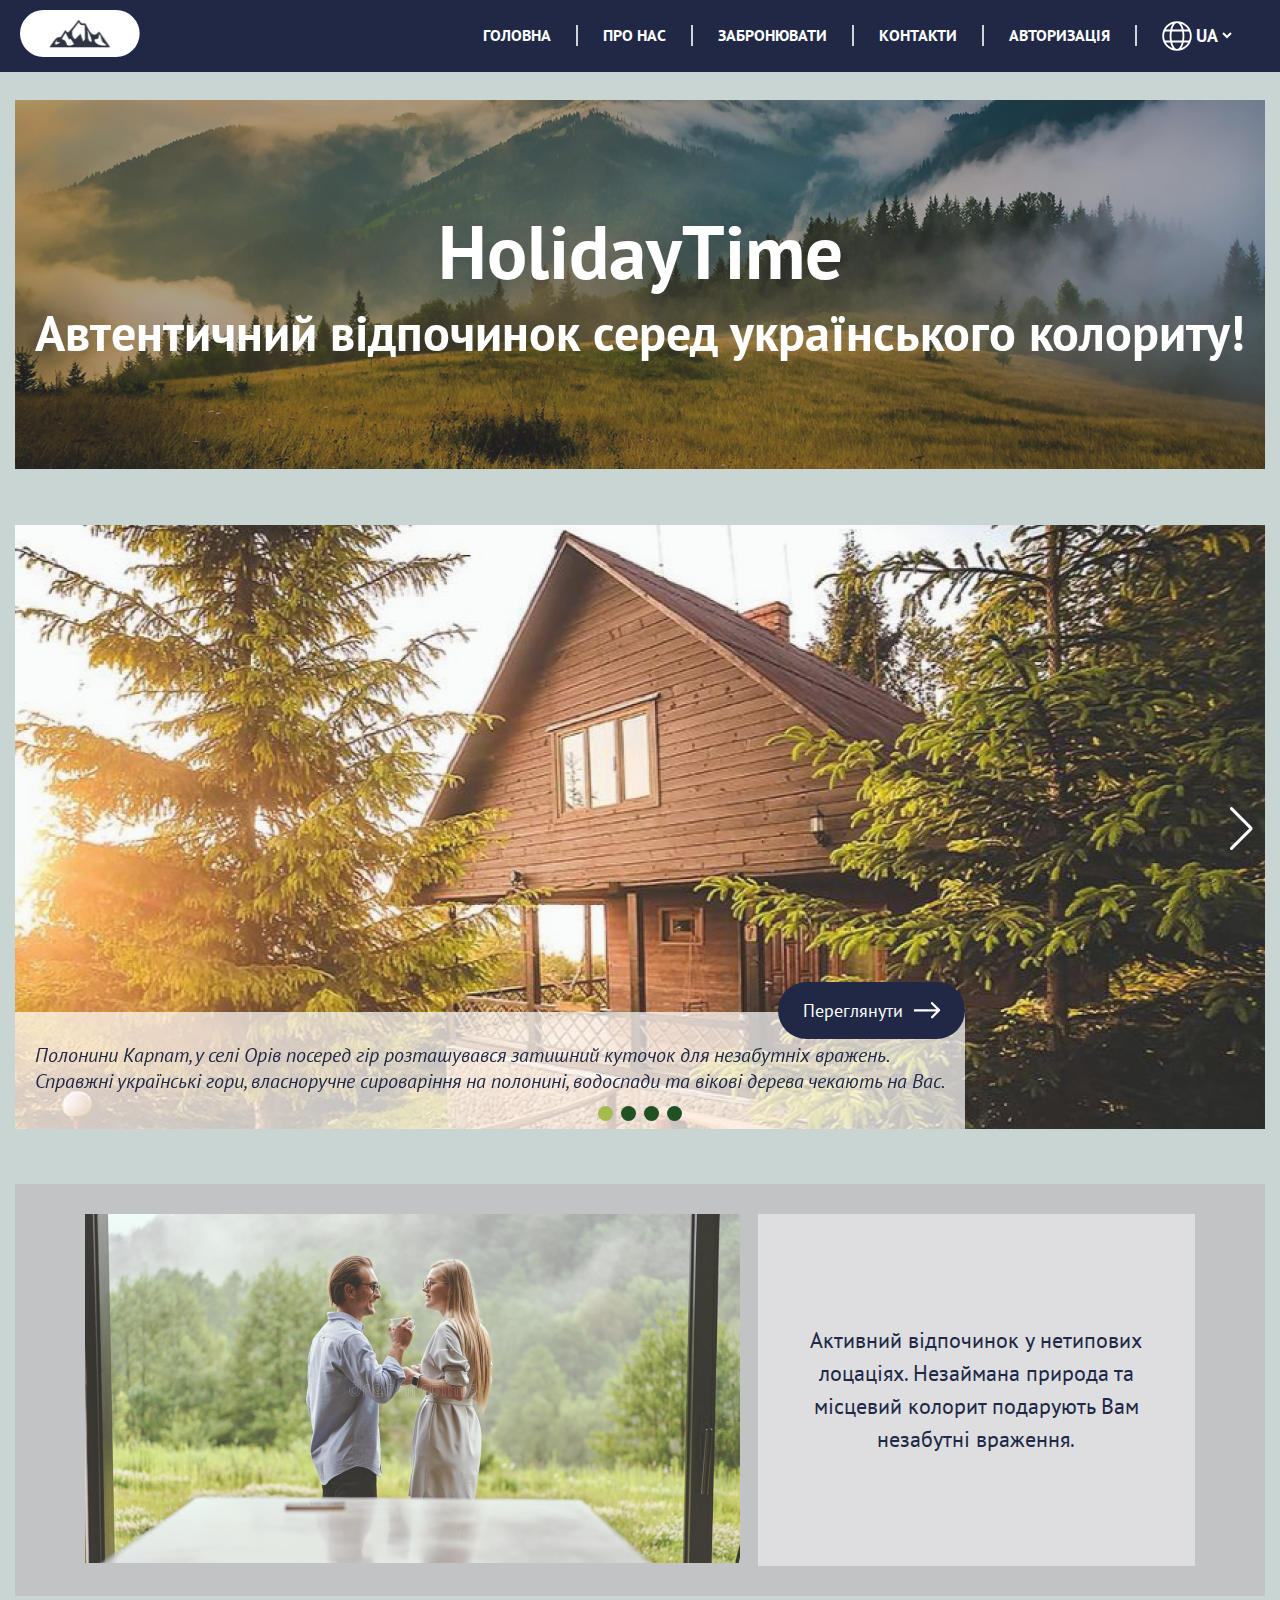
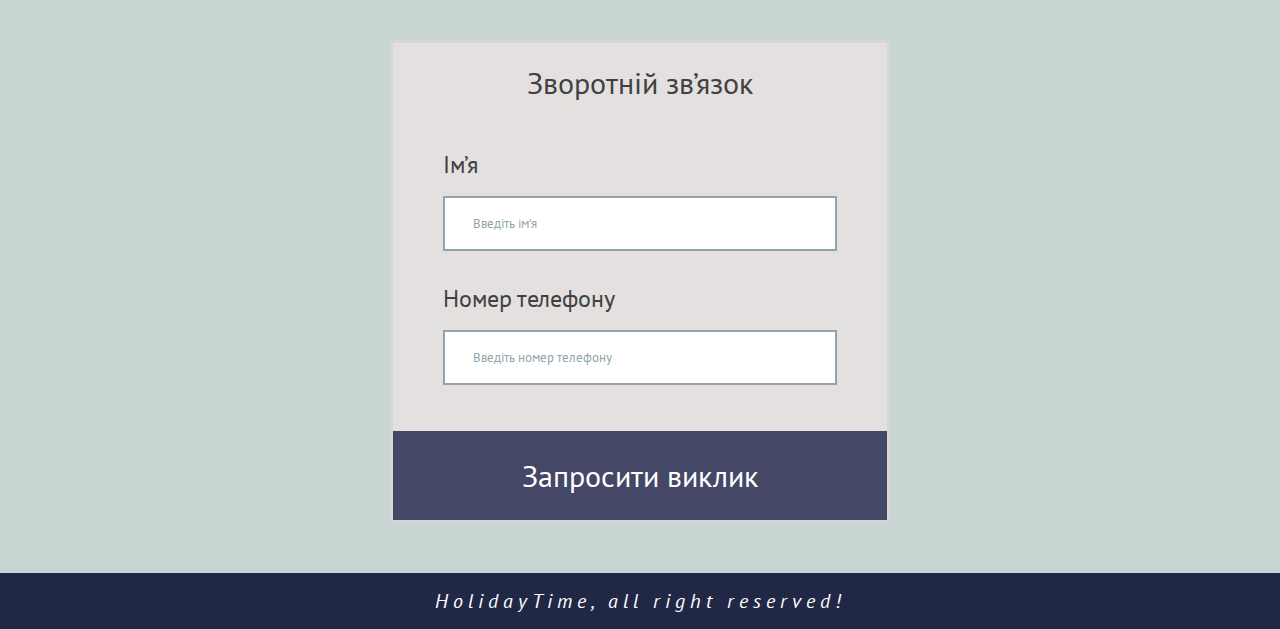
<file: index.html>
<!DOCTYPE html>
<html lang="en">
<head>
    <meta charset="UTF-8">
    <meta http-equiv="X-UA-Compatible" content="IE=edge">
    <meta name="viewport" content="width=device-width, initial-scale=1.0">
    <title>Holiday</title>
    <link href="https://fonts.googleapis.com/css2?family=PT+Sans:ital,wght@0,400;0,700;1,400&display=swap" rel="stylesheet">
    <link rel="stylesheet" href="https://cdn.jsdelivr.net/npm/swiper@9/swiper-bundle.min.css"/>
    <link rel="stylesheet" href="css/style.css">
</head>
<body>
    <div class="wrapper">
        <div id="scrollTop" class="scroll__top scroll__top-show">
            <a href="#" class="wrapper__arrow">
                <img src="image/Arrow_wrapper.svg" alt="">
            </a>
        </div>
        <header class="header">
            <div class="header__inner">
                <a href="index.html" class="logo">
                    <img src="image/header/logo.svg" alt="" class="logo__img">
                </a>
                <nav class="menu">
                    <ul class="menu__list">
                        <li class="menu__list-item"><a href="index.html" class="menu__list-link">Головна</a></li>
                        <li class="menu__list-item"><a href="about-us.html" class="menu__list-link">Про нас</a></li>
                        <li class="menu__list-item"><a href="reserve.html" class="menu__list-link">Забронювати</a></li>
                        <li class="menu__list-item"><a href="contact.html" class="menu__list-link">Контакти</a></li>
                        <li class="menu__list-item"><a href="account.html" class="menu__list-link">Авторизація</a></li>
                        <li class="menu__list-item"><a href="#" class="menu__list-link language"><img src="image/header/language.svg" alt="">
                            <select class="menu__list-language">
                                <option value="ua" selected>UA</option>
                                <option value="en">EN</option>
                                <option value="du">DU</option>
                            </select>
                        </a></li>
                    </ul>
                    <button class="nav-button">
                        <span class="nav-button-icon"></span>
                    </button>
                </nav>
                <ul class="menu__list-mobile">
                    <li class="menu__list-item"><a href="index.html" class="menu__list-link">Головна</a></li>
                    <li class="menu__list-item"><a href="about-us.html" class="menu__list-link">Про нас</a></li>
                    <li class="menu__list-item"><a href="reserve.html" class="menu__list-link">Забронювати</a></li>
                    <li class="menu__list-item"><a href="contact.html" class="menu__list-link">Контакти</a></li>
                    <li class="menu__list-item"><a href="account.html" class="menu__list-link">Авторизація</a></li>
                    <li class="menu__list-item"><a href="#" class="menu__list-link language"><img src="image/header/language.svg" alt="">
                        <select class="menu__list-language">
                            <option value="ua" selected>UA</option>
                            <option value="ua">EN</option>
                            <option value="ua">DU</option>
                        </select>
                    </a></li>
                </ul>
            </div>
        </header>
        <main>
            <section class="top">
                <div class="container">
                    <div class="top__content">
                        <h1 class="top__title">HolidayTime</h1>
                        <div class="top__text">Автентичний відпочинок серед українського колориту!</div>
                    </div>
                </div>
            </section>
            <section class="slider">
                <div class="container">
                    <div class="swiper mySwiper">
                        <div class="swiper-wrapper">
                            <div class="swiper-slide">
                                <img src="image/slider/slider-1.png" alt="">
                                <div class="slider__content">
                                    <div class="slider__content-text">
                                        Полонини Карпат, у селі Орів посеред гір розташувався затишний куточок для незабутніх вражень.<br>
                                        Справжні українські гори, власноручне сироваріння на полонині, водоспади та вікові дерева чекають на Вас.
                                    </div>
                                    <div class="slider__content-button">
                                        <a href="" class="slider__btn">Переглянути</a>
                                    </div>
                                </div>
                            </div>
                            <div class="swiper-slide">
                                <img src="image/slider/slider-2.jpg" alt="">
                                <div class="slider__content">
                                    <div class="slider__content-text">
                                        У Хмельницькій області розташований загублений край -
                                        Бакота. Мальовничий каньйон з давньою історією захоплює
                                        своїми просторами та незвичною атмосферою. Бджільництво,
                                        свіжий мед із польових трав.
                                    </div>
                                    <div class="slider__content-button">
                                        <a href="" class="slider__btn">Переглянути</a>
                                    </div>
                                </div>
                            </div>
                            <div class="swiper-slide">
                                <img src="image/slider/slider-3.jpg" alt="">
                                <div class="slider__content">
                                    <div class="slider__content-text">
                                        Неподалік центра Києва розташувалось автентичне українське село на території однойменного села Пирогово.
                                        Дерев’яні млини, запашний хліб, приготовлений своїми руками, українські пісні та багато іншого чекає на вас.
                                    </div>
                                    <div class="slider__content-button">
                                        <a href="" class="slider__btn">Переглянути</a>
                                    </div>
                                </div>
                            </div>
                            <div class="swiper-slide">
                                <img src="image/slider/slider-4.jpg" alt="">
                                <div class="slider__content">
                                    <div class="slider__content-text">
                                        В Одеській області знаходиться мальовниче містечко Вилкове.
                                        Його ще називають «українською Венецією». Вилкове - це містечко
                                        на воді, весь в каналах. Розташоване в місці, де зустрічаються річка
                                        Дунай і Чорне море.
                                    </div>
                                    <div class="slider__content-button">
                                        <a href="" class="slider__btn">Переглянути</a>
                                    </div>
                                </div>
                            </div>
                        </div>
                        <div class="swiper-pagination"></div>
                        <div class="swiper-button-next"></div>
                    <div class="swiper-button-prev"></div>
                    </div>  
                </div>
            </section>
            <section class="active">
                <div class="container">
                    <div class="active__content">
                        <div class="active__content-image">
                            <img src="image/active/active-1.png" alt="">
                        </div>
                        <div class="active__content-text">
                        Активний відпочинок у нетипових лоцаціях. Незаймана природа та місцевий колорит
                        подарують Вам незабутні враження.
                        </div>
                    </div>
                </div>
            </section>
            <section class="form">
                <div class="container">
                    <div class="form__content">
                        <h2 class="form__title">Зворотній зв’язок</h2>
                        <form action="#" class="form__person">
                            <div class="form__person-name">
                                <label for="" class="form__name">Ім’я</label>
                                <input type="text" placeholder="Введіть ім’я">
                            </div>
                            <div class="form__person-number">
                                <label for="" class="form__number">Номер телефону</label>
                                <input type="text" placeholder="Введіть номер телефону">
                            </div>
                            <button class="form__btn">Запросити виклик</button>
                        </form>
                    </div>
                </div>
            </section>
        </main>
        <footer class="footer">
            <div class="container">
                <div class="footer__content">HolidayTime, all right reserved!</div>
            </div>
        </footer>
    </div>
<script src="https://cdn.jsdelivr.net/npm/swiper@9/swiper-bundle.min.js"></script>
<script src="js/main.js"></script>
</body>
</html>
</file>
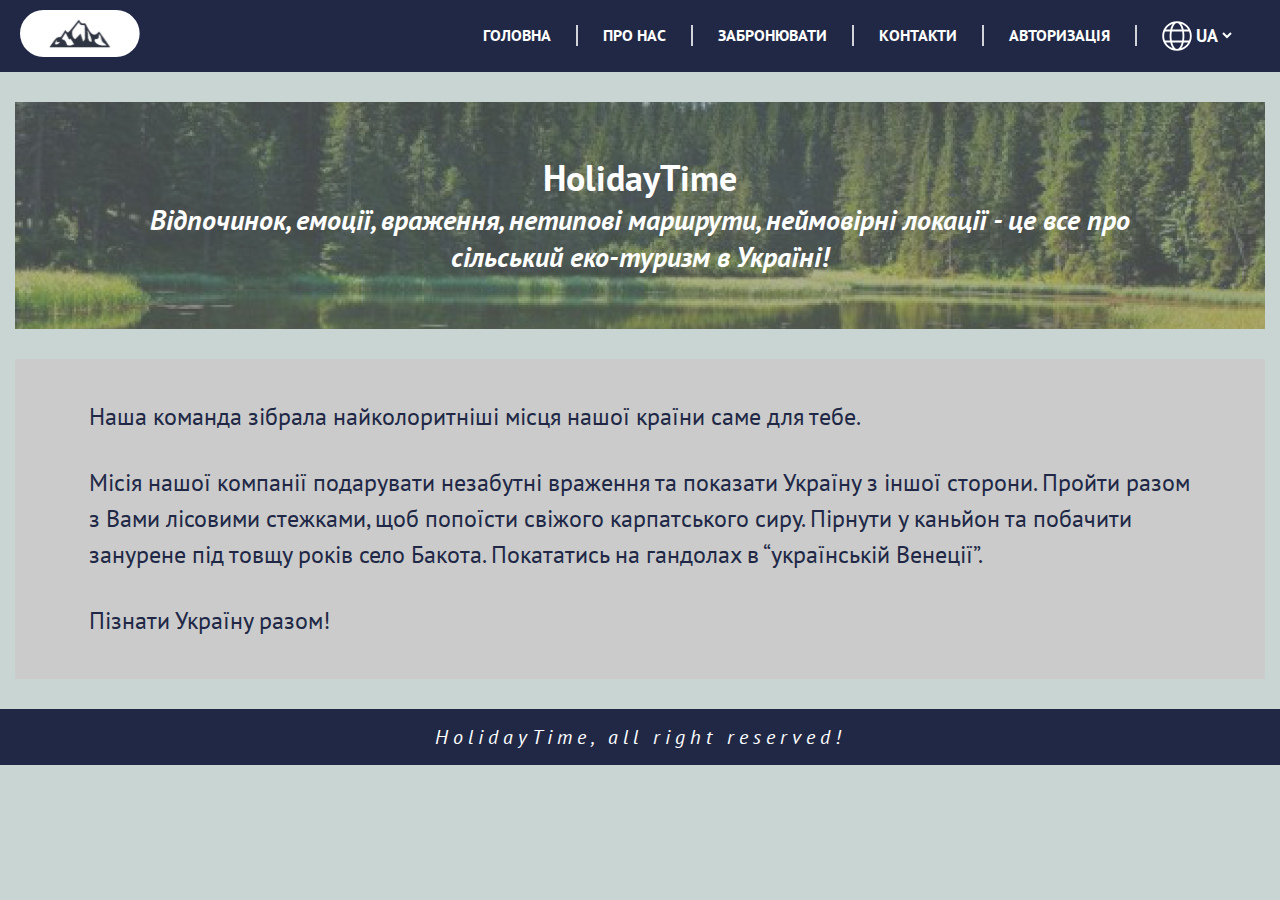
<file: about-us.html>
<!DOCTYPE html>
<html lang="en">
<head>
    <meta charset="UTF-8">
    <meta http-equiv="X-UA-Compatible" content="IE=edge">
    <meta name="viewport" content="width=device-width, initial-scale=1.0">
    <title>Holiday</title>
    <link href="https://fonts.googleapis.com/css2?family=PT+Sans:ital,wght@0,400;0,700;1,400&display=swap" rel="stylesheet">
    <link rel="stylesheet" href="css/style.css">
</head>
<body>
    <div class="wrapper">
        <header class="header">
            <div class="header__inner">
                <a href="index.html" class="logo">
                    <img src="image/header/logo.svg" alt="" class="logo__img">
                </a>
                <nav class="menu">
                    <ul class="menu__list">
                        <li class="menu__list-item"><a href="index.html" class="menu__list-link">Головна</a></li>
                        <li class="menu__list-item"><a href="about-us.html" class="menu__list-link">Про нас</a></li>
                        <li class="menu__list-item"><a href="reserve.html" class="menu__list-link">Забронювати</a></li>
                        <li class="menu__list-item"><a href="contact.html" class="menu__list-link">Контакти</a></li>
                        <li class="menu__list-item"><a href="account.html" class="menu__list-link">Авторизація</a></li>
                        <li class="menu__list-item"><a href="#" class="menu__list-link language"><img src="image/header/language.svg" alt="">
                            <select class="menu__list-language">
                                <option value="ua" selected>UA</option>
                                <option value="en">EN</option>
                                <option value="du">DU</option>
                            </select>
                        </a></li>
                    </ul>
                    <button class="nav-button">
                        <span class="nav-button-icon"></span>
                    </button>
                </nav>
                <ul class="menu__list-mobile">
                    <li class="menu__list-item"><a href="index.html" class="menu__list-link">Головна</a></li>
                    <li class="menu__list-item"><a href="about-us.html" class="menu__list-link">Про нас</a></li>
                    <li class="menu__list-item"><a href="reserve.html" class="menu__list-link">Забронювати</a></li>
                    <li class="menu__list-item"><a href="contact.html" class="menu__list-link">Контакти</a></li>
                    <li class="menu__list-item"><a href="account.html" class="menu__list-link">Авторизація</a></li>
                    <li class="menu__list-item"><a href="#" class="menu__list-link language"><img src="image/header/language.svg" alt="">
                        <select class="menu__list-language">
                            <option value="ua" selected>UA</option>
                            <option value="ua">EN</option>
                            <option value="ua">DU</option>
                        </select>
                    </a></li>
                </ul>
            </div>
        </header>
        <div class="main">
            <section class="about">
                <div class="container">
                    <div class="about__item-image">
                        <h1 class="about__title">HolidayTime</h1>
                        <div class="about__text">Відпочинок, емоції, враження, нетипові маршрути, неймовірні локації -
                            це все про сільський еко-туризм в Україні!</div>
                    </div>
                    <div class="about__item-text">
                        <p>Наша команда зібрала найколоритніші місця нашої країни саме для тебе.</p>  
                        <p> Місія нашої компанії подарувати незабутні враження та показати Україну з іншої сторони. Пройти разом з
                            Вами лісовими стежками, щоб попоїсти свіжого карпатського сиру. Пірнути у каньйон та побачити занурене
                            під товщу років село Бакота. Покататись на гандолах в “українській Венеції”.</p>     
                        <p>Пізнати Україну разом!</p>
                    </div>
                </div>
            </section>
        </div>
        <footer class="footer">
            <div class="container">
                <div class="footer__content">HolidayTime, all right reserved!</div>
            </div>
        </footer>
    </div>
    <script src="js/main-aboutus.js"></script>
</body>
</html>
</file>
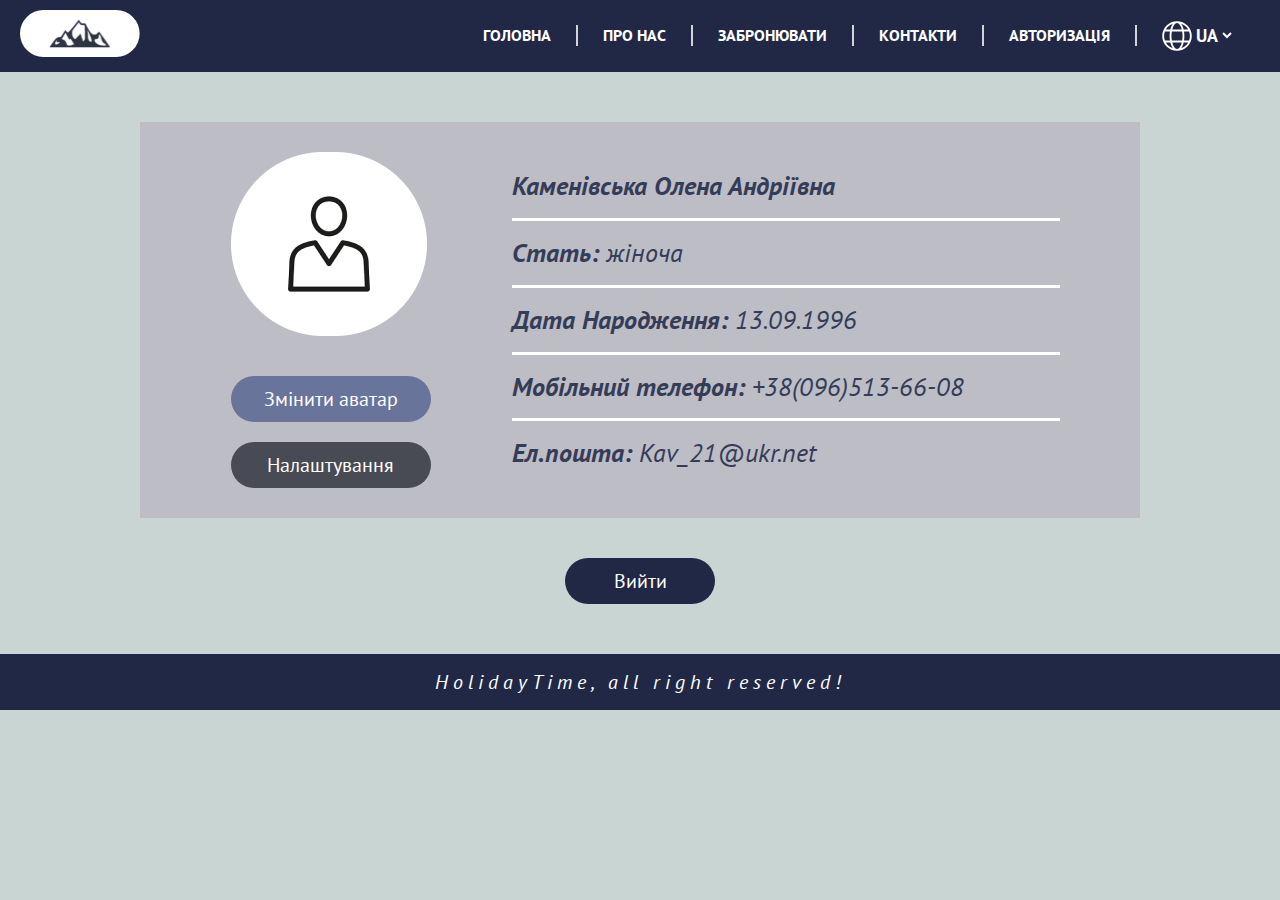
<file: account.html>
<!DOCTYPE html>
<html lang="en">
<head>
    <meta charset="UTF-8">
    <meta http-equiv="X-UA-Compatible" content="IE=edge">
    <meta name="viewport" content="width=device-width, initial-scale=1.0">
    <title>Holiday</title>
    <link href="https://fonts.googleapis.com/css2?family=PT+Sans:ital,wght@0,400;0,700;1,400&display=swap" rel="stylesheet">
    <link rel="stylesheet" href="css/style.css">
</head>
<body>
    <div class="wrapper">
        <header class="header">
            <div class="header__inner">
                <a href="index.html" class="logo">
                    <img src="image/header/logo.svg" alt="" class="logo__img">
                </a>
                <nav class="menu">
                    <ul class="menu__list">
                        <li class="menu__list-item"><a href="index.html" class="menu__list-link">Головна</a></li>
                        <li class="menu__list-item"><a href="about-us.html" class="menu__list-link">Про нас</a></li>
                        <li class="menu__list-item"><a href="reserve.html" class="menu__list-link">Забронювати</a></li>
                        <li class="menu__list-item"><a href="contact.html" class="menu__list-link">Контакти</a></li>
                        <li class="menu__list-item"><a href="account.html" class="menu__list-link">Авторизація</a></li>
                        <li class="menu__list-item"><a href="#" class="menu__list-link language"><img src="image/header/language.svg" alt="">
                            <select class="menu__list-language">
                                <option value="ua" selected>UA</option>
                                <option value="en">EN</option>
                                <option value="du">DU</option>
                            </select>
                        </a></li>
                    </ul>
                    <button class="nav-button">
                        <span class="nav-button-icon"></span>
                    </button>
                </nav>
                <ul class="menu__list-mobile">
                    <li class="menu__list-item"><a href="index.html" class="menu__list-link">Головна</a></li>
                    <li class="menu__list-item"><a href="about-us.html" class="menu__list-link">Про нас</a></li>
                    <li class="menu__list-item"><a href="reserve.html" class="menu__list-link">Забронювати</a></li>
                    <li class="menu__list-item"><a href="contact.html" class="menu__list-link">Контакти</a></li>
                    <li class="menu__list-item"><a href="account.html" class="menu__list-link">Авторизація</a></li>
                    <li class="menu__list-item"><a href="#" class="menu__list-link language"><img src="image/header/language.svg" alt="">
                        <select class="menu__list-language">
                            <option value="ua" selected>UA</option>
                            <option value="ua">EN</option>
                            <option value="ua">DU</option>
                        </select>
                    </a></li>
                </ul>
            </div>
        </header>
        <div class="main">
            <section class="account">
                <div class="container-small">
                    <div class="account__menu">
                        <div class="acccount__setting">
                            <div class="acccount__setting-content">
                                <img src="image/account/account.png" alt="">
                                <div class="setting__change-photo">
                                    <a href="">Змінити аватар</a>
                                </div>
                                <div class="setting__change-person">
                                    <a href="">Налаштування</a>
                                </div>
                            </div>
                        </div>
                        <div class="account__person">
                            <div class="account__person-name">Каменівська Олена Андріївна</div>
                            <div class="account__person-name">Стать: <span>жіноча</span></div>
                            <div class="account__person-name">Дата Народження: <span>13.09.1996</span></div>
                            <div class="account__person-name">Мобільний телефон: <span>+38(096)513-66-08</span></div>
                            <div class="account__person-name">Ел.пошта: <span>Kav_21@ukr.net</span></div>
                        </div>
                    </div>
                    <div class="account__out">
                        <a href="" class="account__out-btn">Вийти</a>
                    </div>
                </div>
            </section>
        </div>
        <footer class="footer">
            <div class="container">
                <div class="footer__content">HolidayTime, all right reserved!</div>
            </div>
        </footer>
    </div>
<script src="js/main-account.js"></script>
</body>
</html>
</file>
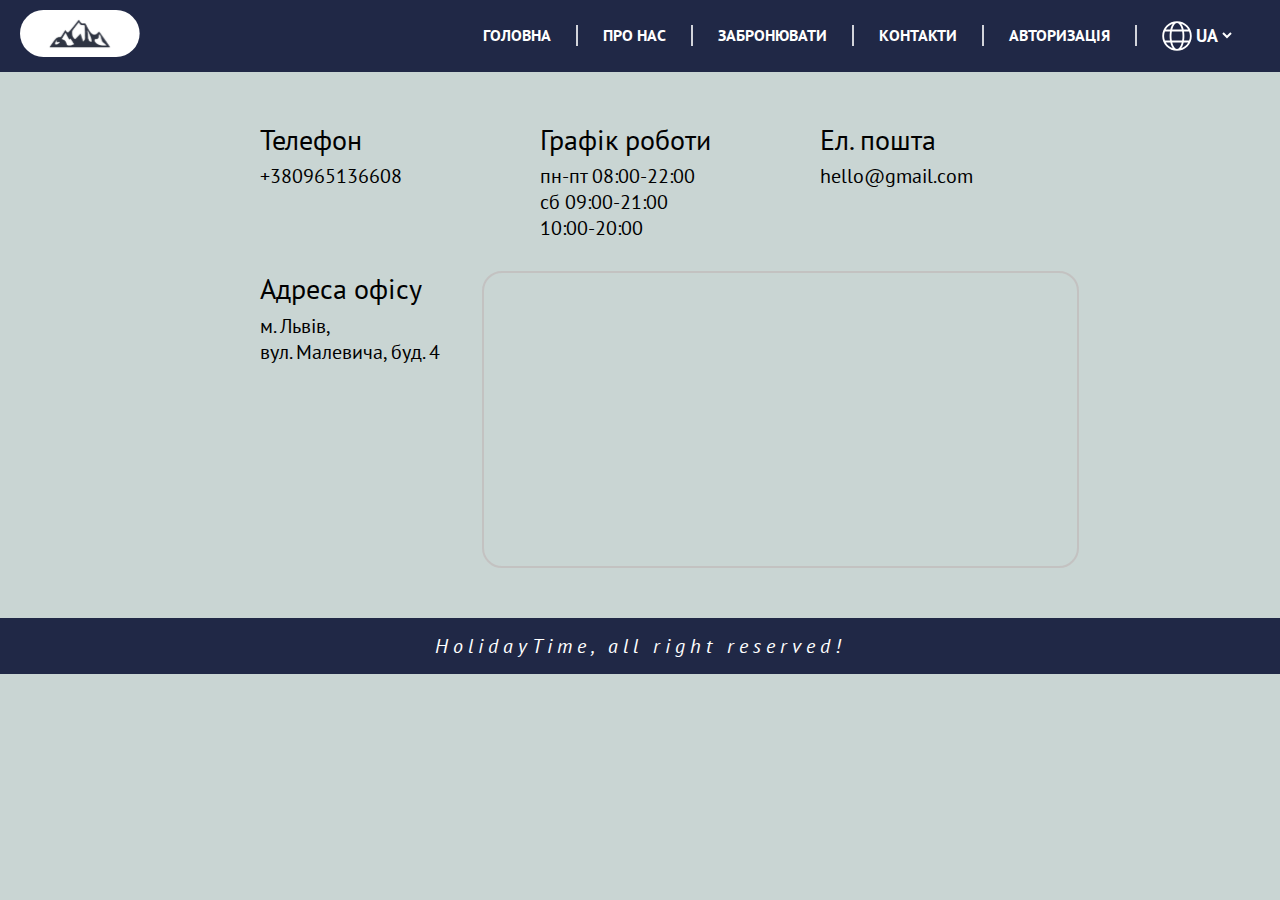
<file: contact.html>
<!DOCTYPE html>
<html lang="en">
<head>
    <meta charset="UTF-8">
    <meta http-equiv="X-UA-Compatible" content="IE=edge">
    <meta name="viewport" content="width=device-width, initial-scale=1.0">
    <title>Holiday</title>
    <link href="https://fonts.googleapis.com/css2?family=PT+Sans:ital,wght@0,400;0,700;1,400&display=swap" rel="stylesheet">
    <link rel="stylesheet" href="css/style.css">
</head>
<body>
    <div class="wrapper">
        <header class="header">
            <div class="header__inner">
                <a href="index.html" class="logo">
                    <img src="image/header/logo.svg" alt="" class="logo__img">
                </a>
                <nav class="menu">
                    <ul class="menu__list">
                        <li class="menu__list-item"><a href="index.html" class="menu__list-link">Головна</a></li>
                        <li class="menu__list-item"><a href="about-us.html" class="menu__list-link">Про нас</a></li>
                        <li class="menu__list-item"><a href="reserve.html" class="menu__list-link">Забронювати</a></li>
                        <li class="menu__list-item"><a href="contact.html" class="menu__list-link">Контакти</a></li>
                        <li class="menu__list-item"><a href="account.html" class="menu__list-link">Авторизація</a></li>
                        <li class="menu__list-item"><a href="#" class="menu__list-link language"><img src="image/header/language.svg" alt="">
                            <select class="menu__list-language">
                                <option value="ua" selected>UA</option>
                                <option value="en">EN</option>
                                <option value="du">DU</option>
                            </select>
                        </a></li>
                    </ul>
                    <button class="nav-button">
                        <span class="nav-button-icon"></span>
                    </button>
                </nav>
                <ul class="menu__list-mobile">
                    <li class="menu__list-item"><a href="index.html" class="menu__list-link">Головна</a></li>
                    <li class="menu__list-item"><a href="about-us.html" class="menu__list-link">Про нас</a></li>
                    <li class="menu__list-item"><a href="reserve.html" class="menu__list-link">Забронювати</a></li>
                    <li class="menu__list-item"><a href="contact.html" class="menu__list-link">Контакти</a></li>
                    <li class="menu__list-item"><a href="account.html" class="menu__list-link">Авторизація</a></li>
                    <li class="menu__list-item"><a href="#" class="menu__list-link language"><img src="image/header/language.svg" alt="">
                        <select class="menu__list-language">
                            <option value="ua" selected>UA</option>
                            <option value="ua">EN</option>
                            <option value="ua">DU</option>
                        </select>
                    </a></li>
                </ul>
            </div>
        </header>
        <div class="main">
            <section class="contact">
                <div class="container-small">
                    <div class="contact__content">
                        <div class="contact__number">
                            <h4 class="contact__title">Телефон</h4>
                            <a href="tel:+380965136608" class="contact__number-phone">+380965136608</a>
                        </div>
                        <div class="contact__work">
                            <h4 class="contact__title">Графік роботи</h4>
                            пн-пт 08:00-22:00 <br>
                            сб 09:00-21:00 <br>
                            10:00-20:00
                        </div>
                        <div class="contact__mail">
                            <h4 class="contact__title">Ел. пошта</h4>
                            <a href="Email:hello@gmail.com" class="contact__number-email">hello@gmail.com</a>
                        </div>
                        <div class="contact__address">
                            <h4 class="contact__title">Адреса офісу</h4>
                            <address class="contact__number-address"> м. Львів, <br> вул. Малевича, буд. 4</address>
                        </div>
                        <div class="contact__map">
                            <div class="contact__map-content">
                                <iframe src="https://www.google.com/maps/embed?pb=!1m18!1m12!1m3!1d82352.48246474775!2d23.942195415718206!3d49.83277867779786!2m3!1f0!2f0!3f0!3m2!1i1024!2i768!4f13.1!3m3!1m2!1s0x473add7c09109a57%3A0x4223c517012378e2!2z0JvRjNCy0ZbQsiwg0JvRjNCy0ZbQstGB0YzQutCwINC-0LHQu9Cw0YHRgtGMLCA3OTAwMA!5e0!3m2!1suk!2sua!4v1681043099126!5m2!1suk!2sua" width="600" height="300" style="border:0;" allowfullscreen="" loading="lazy" referrerpolicy="no-referrer-when-downgrade"></iframe>
                            </div>
                        </div>

                    </div>    
                </div>
            </section>
        </div>
        <footer class="footer">
            <div class="container">
                <div class="footer__content">HolidayTime, all right reserved!</div>
            </div>
        </footer>
    </div>
    <script src="js/main-contact.js"></script>
</body>
</html>
</file>
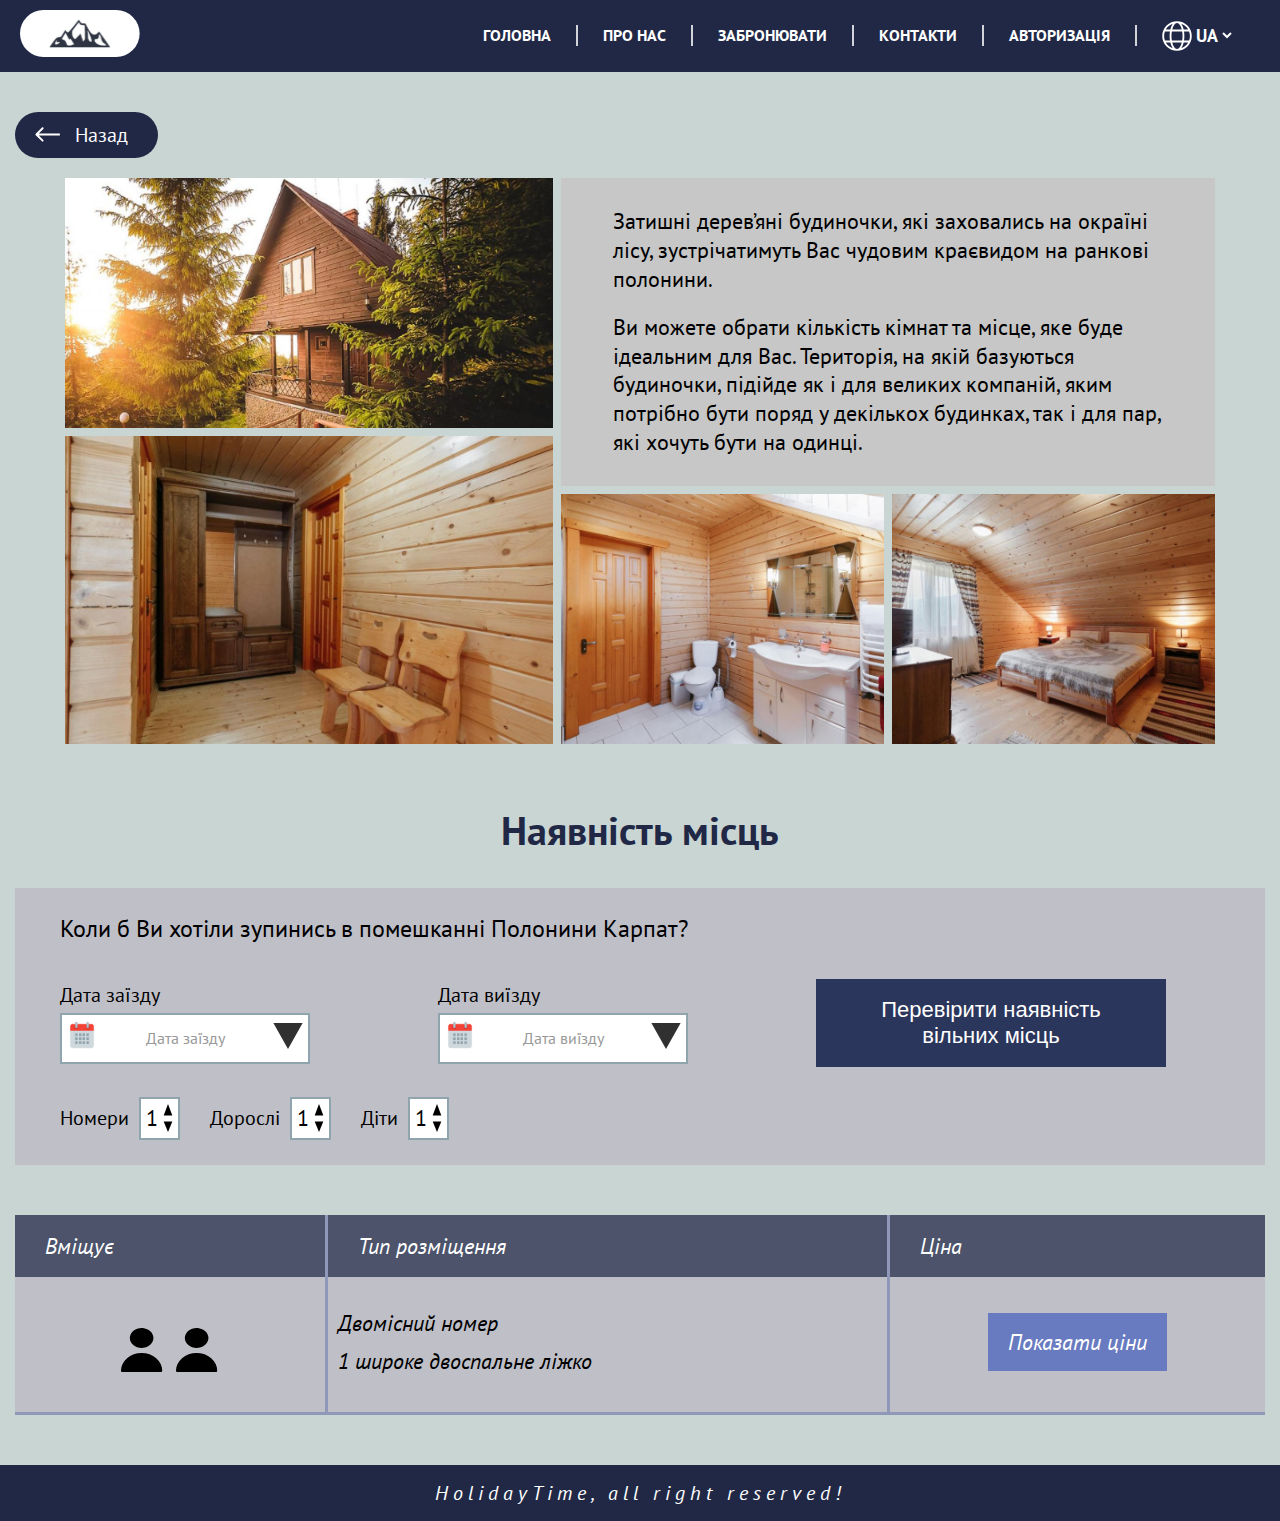
<file: reservation.html>
<!DOCTYPE html>
<html lang="en">
<head>
    <meta charset="UTF-8">
    <meta http-equiv="X-UA-Compatible" content="IE=edge">
    <meta name="viewport" content="width=device-width, initial-scale=1.0">
    <title>Holiday</title>
    <link href="https://fonts.googleapis.com/css2?family=PT+Sans:ital,wght@0,400;0,700;1,400&display=swap" rel="stylesheet">
    <link rel="stylesheet" href="css/style.css">
</head>
<body>
    <div class="wrapper">
        <div id="scrollTop" class="scroll__top scroll__top-show">
            <a href="#" class="wrapper__arrow">
                <img src="image/Arrow_wrapper.svg" alt="">
            </a>
        </div>
        <header class="header">
            <div class="header__inner">
                <a href="index.html" class="logo">
                    <img src="image/header/logo.svg" alt="" class="logo__img">
                </a>
                <nav class="menu">
                    <ul class="menu__list">
                        <li class="menu__list-item"><a href="index.html" class="menu__list-link">Головна</a></li>
                        <li class="menu__list-item"><a href="about-us.html" class="menu__list-link">Про нас</a></li>
                        <li class="menu__list-item"><a href="reserve.html" class="menu__list-link">Забронювати</a></li>
                        <li class="menu__list-item"><a href="contact.html" class="menu__list-link">Контакти</a></li>
                        <li class="menu__list-item"><a href="account.html" class="menu__list-link">Авторизація</a></li>
                        <li class="menu__list-item"><a href="#" class="menu__list-link language"><img src="image/header/language.svg" alt="">
                            <select class="menu__list-language">
                                <option value="ua" selected>UA</option>
                                <option value="en">EN</option>
                                <option value="du">DU</option>
                            </select>
                        </a></li>
                    </ul>
                    <button class="nav-button">
                        <span class="nav-button-icon"></span>
                    </button>
                </nav>
                <ul class="menu__list-mobile">
                    <li class="menu__list-item"><a href="index.html" class="menu__list-link">Головна</a></li>
                    <li class="menu__list-item"><a href="about-us.html" class="menu__list-link">Про нас</a></li>
                    <li class="menu__list-item"><a href="reserve.html" class="menu__list-link">Забронювати</a></li>
                    <li class="menu__list-item"><a href="contact.html" class="menu__list-link">Контакти</a></li>
                    <li class="menu__list-item"><a href="account.html" class="menu__list-link">Авторизація</a></li>
                    <li class="menu__list-item"><a href="#" class="menu__list-link language"><img src="image/header/language.svg" alt="">
                        <select class="menu__list-language">
                            <option value="ua" selected>UA</option>
                            <option value="ua">EN</option>
                            <option value="ua">DU</option>
                        </select>
                    </a></li>
                </ul>
            </div>
        </header>
        <div class="main">
           <section class="reservation">
               <div class="container">
                   <div class="reservation__back">
                       <a href="reserve.html" class="reservation__back-btn">Назад</a>
                   </div>
                   <div class="reservation__description">
                       <div class="reservation__description-item1">
                           <img class="description-item__img" src="image/reservation/reservation-1.png" alt="">
                       </div>
                       <div class="reservation__description-item2">
                           <div class="description-item__text">
                            <p>Затишні дерев’яні будиночки, які заховались
                                на окраїні лісу, зустрічатимуть Вас чудовим
                                краєвидом на ранкові полонини.</p> 
                                
                            <p>Ви можете обрати кількість кімнат та місце, яке
                                буде ідеальним для Вас. Територія, на якій базуються будиночки, підійде як і для великих компаній, яким потрібно бути поряд у декількох будинках, так і
                                для пар, які хочуть бути на одинці.</p>
                           </div>
                       </div>
                       <div class="reservation__description-item3">
                        <img class="description-item__img" src="image/reservation/reservation-4.png" alt="">
                       </div>
                       <div class="reservation__description-item4">
                        <img class="description-item__img" src="image/reservation/reservation-3.png" alt="">
                       </div>
                       <div class="reservation__description-item5">
                        <img class="description-item__img" src="image/reservation/reservation-2.png" alt="">
                       </div>
                   </div>
               </div>
           </section>
           <section class="avilable">
               <div class="container">
                   <h2 class="avilable__title">Наявність місць</h1>
                    <div class="avilable__reservation">
                        <h3 class="avilable__subtitle">
                            Коли б Ви хотіли зупинись в помешканні Полонини Карпат?
                        </h3>
                        <div class="reservation__place">
                            <div class="reservation__place-data">
                                    <h6 class="place__date-title">Дата заїзду</h6>
                                    <div class="place__date-content">
                                        <div class="place__date-calendar">
                                            <img src="image/reservation/flat-color-icons_calendar.png" alt="">
                                        </div>
                                        <div class="place__date-text">Дата заїзду</div>
                                        <div class="place__date-more">
                                            <img src="image/reservation/arrow-big.svg" alt="">
                                        </div>
                                    </div>
                            </div>
                            <div class="reservation__place-data">
                                    <h6 class="place__date-title">Дата виїзду</h6>
                                    <div class="place__date-content">
                                        <div class="place__date-calendar">
                                            <img src="image/reservation/flat-color-icons_calendar.png" alt="">
                                        </div>
                                        <div class="place__date-text">Дата виїзду</div>
                                        <div class="place__date-more">
                                            <img src="image/reservation/arrow-big.svg" alt="">
                                        </div>
                                    </div>
                            </div>
                            <div class="reservation__place-btn">
                                <button class="place__btn">Перевірити наявність вільних місць</button>
                            </div>
                            <div class="reservation__rooms">
                                <div class="reservation__rooms-name">Номери</div>
                                <div class="reservation__rooms-count">
                                    <div class="rooms__count-number"  data-counter>1</div>
                                    <div class="rooms__count-above">
                                        <img data-action="plus" src="image/reservation/arrow-little2.svg" alt="">
                                        <img data-action="minus"src="image/reservation/arrow-little1.svg" alt="">
                                    </div>
                                </div>
                            </div>
                            <div class="reservation__rooms">
                                <div class="reservation__rooms-name">Дорослі</div>
                                <div class="reservation__rooms-count">
                                    <div class="rooms__count-number"  data-counter>1</div>
                                    <div class="rooms__count-above">
                                        <img data-action="plus" src="image/reservation/arrow-little2.svg" alt="">
                                        <img data-action="minus"src="image/reservation/arrow-little1.svg" alt="">
                                    </div>
                                </div>
                            </div>
                            <div class="reservation__rooms">
                                <div class="reservation__rooms-name">Діти</div>
                                <div class="reservation__rooms-count">
                                    <div class="rooms__count-number"  data-counter>1</div>
                                    <div class="rooms__count-above">
                                        <img data-action="plus" src="image/reservation/arrow-little2.svg" alt="">
                                        <img data-action="minus"src="image/reservation/arrow-little1.svg" alt="">
                                    </div>
                                </div>
                            </div>
                        </div>
                    </div>
                    <div class="reservation__price">
                        <div class="reservation__price-acom">
                            <div class="price__card-title">Вміщує</div>
                            <div class="price__card-content">
                                <img src="image/reservation/reservation-person.svg" alt="">
                                <img src="image/reservation/reservation-person.svg" alt="">
                            </div>
                        </div>
                        <div class="reservation__price-type">
                            <div class="price__card-title">Тип розміщення</div>
                            <div class="price__type-content">
                                <div class="card__content-type">Двомісний номер  </div>
                                <div class="card__content-furniture">1 широке двоспальне ліжко</div>
                            </div>
                        </div>
                        <div class="reservation__price-size">
                            <div class="price__card-title">Ціна</div>
                            <div class="price__size-content">
                                <div class="price__size-button">
                                    <a class="card__size-btn">Показати ціни</a>
                                </div>
                            </div>
                        </div>
                    </div>
               </div>
           </section>
        </div>
        <footer class="footer">
            <div class="container">
                <div class="footer__content">HolidayTime, all right reserved!</div>
            </div>
        </footer>
    </div>
<script src="js/main-reservation.js"></script>
</body>
</html>
</file>
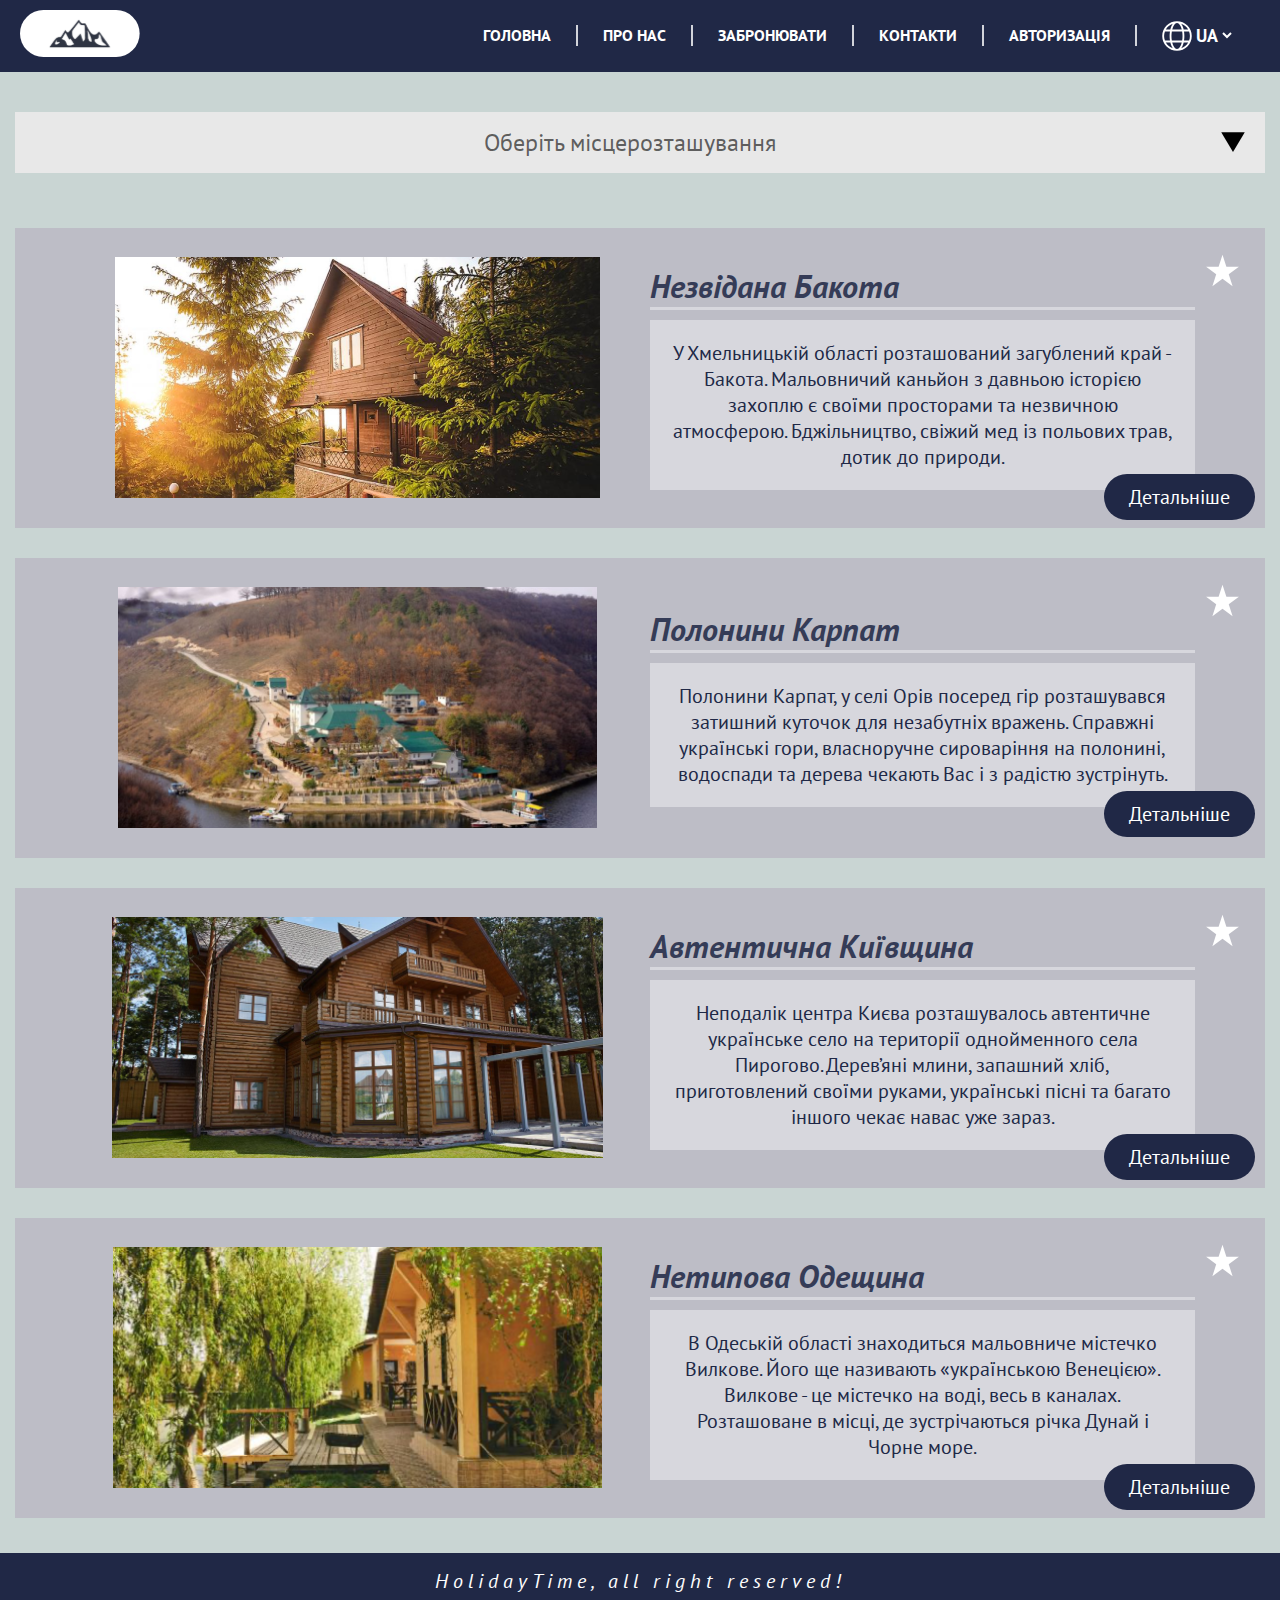
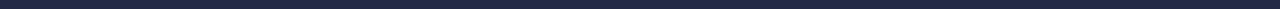
<file: reserve.html>
<!DOCTYPE html>
<html lang="en">
<head>
    <meta charset="UTF-8">
    <meta http-equiv="X-UA-Compatible" content="IE=edge">
    <meta name="viewport" content="width=device-width, initial-scale=1.0">
    <title>Holiday</title>
    <link href="https://fonts.googleapis.com/css2?family=PT+Sans:ital,wght@0,400;0,700;1,400&display=swap" rel="stylesheet">
    <link rel="stylesheet" href="css/style.css">
</head>
<body>
    <div class="wrapper-space">
        <div id="scrollTop" class="scroll__top scroll__top-show">
            <a href="#" class="wrapper__arrow">
                <img src="image/Arrow_wrapper.svg" alt="">
            </a>
        </div>
        <header class="header">
            <div class="header__inner">
                <a href="index.html" class="logo">
                    <img src="image/header/logo.svg" alt="" class="logo__img">
                </a>
                <nav class="menu">
                    <ul class="menu__list">
                        <li class="menu__list-item"><a href="index.html" class="menu__list-link">Головна</a></li>
                        <li class="menu__list-item"><a href="about-us.html" class="menu__list-link">Про нас</a></li>
                        <li class="menu__list-item"><a href="reserve.html" class="menu__list-link">Забронювати</a></li>
                        <li class="menu__list-item"><a href="contact.html" class="menu__list-link">Контакти</a></li>
                        <li class="menu__list-item"><a href="account.html" class="menu__list-link">Авторизація</a></li>
                        <li class="menu__list-item"><a href="#" class="menu__list-link language"><img src="image/header/language.svg" alt="">
                            <select class="menu__list-language">
                                <option value="ua" selected>UA</option>
                                <option value="en">EN</option>
                                <option value="du">DU</option>
                            </select>
                        </a></li>
                    </ul>
                    <button class="nav-button">
                        <span class="nav-button-icon"></span>
                    </button>
                </nav>
                <ul class="menu__list-mobile">
                    <li class="menu__list-item"><a href="index.html" class="menu__list-link">Головна</a></li>
                    <li class="menu__list-item"><a href="about-us.html" class="menu__list-link">Про нас</a></li>
                    <li class="menu__list-item"><a href="reserve.html" class="menu__list-link">Забронювати</a></li>
                    <li class="menu__list-item"><a href="contact.html" class="menu__list-link">Контакти</a></li>
                    <li class="menu__list-item"><a href="account.html" class="menu__list-link">Авторизація</a></li>
                    <li class="menu__list-item"><a href="#" class="menu__list-link language"><img src="image/header/language.svg" alt="">
                        <select class="menu__list-language">
                            <option value="ua" selected>UA</option>
                            <option value="ua">EN</option>
                            <option value="ua">DU</option>
                        </select>
                    </a></li>
                </ul>
            </div>
        </header>
        <div class="main">
            <section class="reserve">
                <div class="container">
                    <div class="reserve__menu">
                        <div class="reserve__select">
                            <div class="reserve__select-btn">
                                <span class="reserve__select-text">Оберіть місцерозташування</span>
                            </div>
                           <ul class="reserve__select-menu">
                                <li class="reserve__select-option" data-type='all'>
                                    <span class="reserve__select-name" data-type='all'>Всі міста для відпочинку</span>
                                </li>
                                <li class="reserve__select-option" data-type='bakota'>
                                    <span class="reserve__select-name" data-type='bakota'>Бакота</span>
                                </li>
                                <li class="reserve__select-option" data-type='carpathians'>
                                    <span class="reserve__select-name" data-type='carpathians'>Карпати</span>
                                </li>
                                <li class="reserve__select-option">
                                    <span class="reserve__select-name" data-type='kyiv'>Київ</span>
                                </li>
                                <li class="reserve__select-option">
                                    <span class="reserve__select-name"data-type='odessa'>Одеська область</span>
                                </li>
                           </ul>
                        </div>
                        <div class="recerve__content">
                            <!-- <div class="recerve__card">
                                <div class="card__image">
                                    <img src="image/reserve/reserve-1.png" alt="">
                                </div>
                                <div class="card__content">
                                    <div class="card__content-title">Незвідана Бакота </div>
                                    <div class="card__content-text">
                                        <p>У Хмельницькій області розташований загублений край -
                                        Бакота. Мальовничий каньйон з давньою історією захоплює
                                        своїми просторами та незвичною атмосферою. Бджільництво,
                                        свіжий мед із польових трав, дотик до природи.</p> 
                                    </div>
                                    <div class="card__content-button">
                                        <a href="" class="card__btn">Детальніше</a>
                                    </div>
                                </div>
                            </div>
                            <div class="recerve__card">
                                <div class="card__image">
                                    <img src="image/reserve/reserve-2.png" alt="">
                                </div>
                                <div class="card__content">
                                    <div class="card__content-title">Полонини Карпат </div>
                                    <div class="card__content-text">
                                        <p>Полонини Карпат, у селі Орів посеред гір
                                            розташувався затишний куточок для незабутніх
                                            вражень. Справжні українські гори, власноручне
                                            сироваріння на полонині, водоспади та
                                            дерева чекають Вас і з радістю зустрінуть.</p> 
                                    </div>
                                    <div class="card__content-button">
                                        <a href="" class="card__btn">Детальніше</a>
                                    </div>
                                </div>
                            </div>
                            <div class="recerve__card">
                                <div class="card__image">
                                    <img src="image/reserve/reserve-3.png" alt="">
                                </div>
                                <div class="card__content">
                                    <div class="card__content-title">Автентична Київщина</div>
                                    <div class="card__content-text">
                                        <p>Неподалік центра Києва розташувалось автентичне українське село 
                                        на території однойменного села Пирогово. Дерев’яні млини, запашний хліб, 
                                        приготовлений своїми руками, українські пісні та багато іншого чекає на
                                        вас уже зараз.</p> 
                                    </div>
                                    <div class="card__content-button">
                                        <a href="" class="card__btn">Детальніше</a>
                                    </div>
                                </div>
                            </div>
                            <div class="recerve__card">
                                <div class="card__image">
                                    <img src="image/reserve/reserve-4.png" alt="">
                                </div>
                                <div class="card__content">
                                    <div class="card__content-title">Нетипова Одещина</div>
                                    <div class="card__content-text">
                                        <p>В Одеській області знаходиться мальовниче містечко Вилкове.
                                            Його ще називають «українською Венецією». Вилкове - це містечко
                                            на воді, весь в каналах. Розташоване в місці, де зустрічаються річка
                                            Дунай і Чорне море.</p> 
                                    </div>
                                    <div class="card__content-button">
                                        <a href="" class="card__btn">Детальніше</a>
                                    </div>
                                </div>
                            </div>
                            <div class="recerve__card">
                                <div class="card__image">
                                    <img src="image/reserve/reserve-1.png" alt="">
                                </div>
                                <div class="card__content">
                                    <div class="card__content-title">Незвідана Бакота </div>
                                    <div class="card__content-text">
                                        <p>У Хмельницькій області розташований загублений край -
                                        Бакота. Мальовничий каньйон з давньою історією захоплює
                                        своїми просторами та незвичною атмосферою. Бджільництво,
                                        свіжий мед із польових трав, дотик до природи.</p> 
                                    </div>
                                    <div class="card__content-button">
                                        <a href="" class="card__btn">Детальніше</a>
                                    </div>
                                </div>
                            </div>
                            <div class="recerve__card">
                                <div class="card__image">
                                    <img src="image/reserve/reserve-2.png" alt="">
                                </div>
                                <div class="card__content">
                                    <div class="card__content-title">Полонини Карпат </div>
                                    <div class="card__content-text">
                                        <p>Полонини Карпат, у селі Орів посеред гір
                                            розташувався затишний куточок для незабутніх
                                            вражень. Справжні українські гори, власноручне
                                            сироваріння на полонині, водоспади та
                                            дерева чекають Вас і з радістю зустрінуть.</p> 
                                    </div>
                                    <div class="card__content-button">
                                        <a href="" class="card__btn">Детальніше</a>
                                    </div>
                                </div>
                            </div>
                            <div class="recerve__card">
                                <div class="card__image">
                                    <img src="image/reserve/reserve-3.png" alt="">
                                </div>
                                <div class="card__content">
                                    <div class="card__content-title">Автентична Київщина</div>
                                    <div class="card__content-text">
                                        <p>Неподалік центра Києва розташувалось автентичне українське село 
                                        на території однойменного села Пирогово. Дерев’яні млини, запашний хліб, 
                                        приготовлений своїми руками, українські пісні та багато іншого чекає на
                                        вас уже зараз.</p> 
                                    </div>
                                    <div class="card__content-button">
                                        <a href="" class="card__btn">Детальніше</a>
                                    </div>
                                </div>
                            </div>
                            <div class="recerve__card">
                                <div class="card__image">
                                    <img src="image/reserve/reserve-4.png" alt="">
                                </div>
                                <div class="card__content">
                                    <div class="card__content-title">Нетипова Одещина</div>
                                    <div class="card__content-text">
                                        <p>В Одеській області знаходиться мальовниче містечко Вилкове.
                                            Його ще називають «українською Венецією». Вилкове - це містечко
                                            на воді, весь в каналах. Розташоване в місці, де зустрічаються річка
                                            Дунай і Чорне море.</p> 
                                    </div>
                                    <div class="card__content-button">
                                        <a href="" class="card__btn">Детальніше</a>
                                    </div>
                                </div>
                            </div> -->
                        </div>
                    </div>
                </div>
            </section>
        </div>
        <footer class="footer">
            <div class="container">
                <div class="footer__content">HolidayTime, all right reserved!</div>
            </div>
        </footer>
    </div>
<script src="js/main-reserve.js"></script>
</body>
</html>
</file>
<file: css/style.css>
html {
    scroll-behavior: smooth;
    box-sizing: border-box;
}
body {
    font-family: 'PT Sans', sans-serif;
    font-size: 16px;
    font-weight: 400;
    line-height: 1.3;
    background: rgba(148, 172, 167, 0.5);
}
*, *::after, *::before {
    box-sizing: inherit;
    padding: 0;
    margin: 0;
}
html,
body {
    height: 100%;
}
ul {
    list-style: none;
}
a {
    text-decoration: none;
    color: inherit;
}
.container {
    max-width: 1515px;
    padding: 0 15px;
    margin: 0 auto;
}
.container-small {
    max-width: 1030px;
    padding: 0 15px;
    margin: 0 auto;
}
.wrapper {
    position: relative;
    min-height: 100%;
    display: flex;
    flex-direction: column;
    /* justify-content: space-between; */
}
.wrapper-space {
    position: relative;
    min-height: 100%;
    display: flex;
    flex-direction: column;
    justify-content: space-between;
}
/*---SCROLLDOWN---*/
.scroll__top {
    opacity: 1;
    transition: 0.5s;
}
.scroll__top-show {
    opacity: 0;
}
.no-scroll {
    overflow-y: hidden;
}
/*---ARROW-NAV---*/
.wrapper__arrow {
    position: fixed;
    bottom: 200px;
    right: 30px;
    z-index: 1000;
    display: flex;
    justify-content: center;
    padding: 10px;
    background: #5557689E;
    width: 50px;
    height: 50px;
    border-radius: 50%;
}

/*---HEADER---*/
.header {
    background: #202846;
    color: #fff;
}
.header__inner {
    padding: 10px 20px;
    display: flex;
    gap: 20px;
    justify-content: space-between;
    align-items: center;
}
.logo__img {
    max-width: 120px;
}
.menu__list {
    display: flex;
    align-items: center;
    gap: 25px;
    transition: 0.3s;
}
.menu__list-item {
    font-weight: 700;
    text-transform: uppercase;
    color: #fff;
    border-right: 2px solid rgba(255, 255, 255, 0.801);
    padding-right: 25px;
    transition: 0.3s;
}
.menu__list-item:last-child {
    border-right: 0;
}
.menu__list-item img {
    width: 30px;
    height: 30px;
}
.language {
    display: flex;
    align-items: center;
    justify-content: center;
    border-right: 0;
}
.menu__list-language {
    font-family: 'PT Sans', sans-serif;
    background-color: #202846;
    border: 0;
    outline: none;
    font-weight: 700;
    font-size: 18px;
    color: #fff;
}
.nav-button {
    position: relative;
    z-index: 9;
    display: none;
    height: 25px;
    border: none;
    padding: 0;
    cursor: pointer;
    background: none;
}
.nav-button:focus,
.nav-button:active {
    outline: none;
}

.nav-button-icon {
    position: relative;
    display: block;
    width: 42px;
    height: 5px;
    background-color: #fff;
    border: none;
}
.nav-button-icon::before {
    position: absolute;
    left: 0;
    top: -10px;
    content: '';
    display: block;
    width: 42px;
    height: 5px;
    background-color: #fff;
}
.nav-button-icon::after {
    position: absolute;
    left: 0;
    bottom: -10px;
    content: '';
    display: block;
    width: 42px;
    height: 5px;
    background-color: #fff;
}
.menu__list-mobile {
    display: none; 
}
/*--MEDIA HEADER--*/
@media(max-width: 965px) {
    .header {
        position: relative;
    }
    .logo__img {
        max-width: 90px;
    }
    .menu {
        display: flex;
        align-items: center;
    }
    .menu__list {
        display: none;
    }
    .menu__item-language {
        display: inline-flex;
    }
    .nav-button {
        display: block;
    }
    .menu__list-mobile .menu__list-item + .menu__list-item {
        margin-top: 20px;
    }
    .menu__list-mobile .menu__list-item {
        border: 0;
        margin-bottom: 50px;
    }
    .menu__list-mobile {
        position: absolute;
        padding:  30px 0;
        gap: 30px;
        top: 50px;
        right: -100%;
        width: 100%;
        min-height: 100%;
        background: #202846;
        z-index: 100;
        font-size: 24px;
        transition: 0.3s;
        display: none;
    }
    .menu__list-mobile.nav__mobile-open {
        right: 0;
        display: block;
        text-align: center;
    }
}
/*---TOP---*/
.top__content {
    position: relative;
    display: flex;
    flex-direction: column;
    justify-content: center;
    align-items: center;
    margin: 28px 0 56px;
    background-image: url('./../image/section-top/section-top.png');
    height: 369px;
}
.top__content::before {
    position: absolute;
    content: '';
    width: 100%;
    height: 100%;
    background-color: rgba(0, 0, 0, 0.301);
}
.top__title {
    position: relative;
    z-index: 9;
    font-size: 75px;
    font-weight: 700;
    color: #fff;
}
.top__text {
    position: relative;
    z-index: 9;
    text-align: center;
    font-size: 50px;
    font-weight: 700;
    color: #fff;
}
@media(max-width: 965px) {
    .top__title {
        font-size: 65px;
    }
    .top__text {
        font-size: 40px;
    }
}
@media(max-width: 965px) {
    .top__title {
        font-size: 55px;
    }
    .top__text {
        font-size: 30px;
    }
}
/*---SLIDER---*/
.slider {
    padding-bottom: 50px;
}
.swiper-slide img {
    width: 100%;
    height: 604px;
    object-fit: cover;
    
}
.swiper-slide {
    position: relative;
}
.slider__content {
    position: absolute;
    bottom: 5px;
    left: 0;
}
.slider__content-text {
    position: relative;
    max-width: 1000px;
    background: rgba(255, 255, 255, 0.705);
    color: #202846;
    font-weight: 400;
    font-style: italic;
    padding: 30px 20px 35px;
    font-size: 20px;
}
.slider__content-button {
    position: absolute;
    top: -30px;
    right: 0;
}
.slider__btn{
    position: relative;
    display: inline-block;
    padding: 17px 25px;
    padding-right: 62px;
    font-size: 18px;
    font-weight: 800;
    color: #fff;
    background-color: #202846;
    border-radius: 50px;
    font-weight: 400;
    /* transition: color 0.15s ease-in, background-color 0.15s ease-in;  */
}
.slider__btn::before {
    content: "";
    position: absolute;
    width: 28px;
    height: 28px;
    background-image: url(./../image/slider/Arrow-1.svg);
    background-size: contain;
    background-position: center;
    background-repeat: no-repeat;
    right: 24px;
    top: 50%;
    transform: translateY(-50%);
}
.swiper-button-next, .swiper-button-prev {
    color: #fff;
}
.swiper-pagination-bullet {
    background: #215023;
    opacity: 1;
    width: 15px;
    height: 15px;
    
}
.swiper-pagination-bullet-active {
    background: #A5BB4F;
}
@media(max-width: 1000px) {
    .slider__content-text {
        max-width: 700px;
    }
}
@media(max-width: 786px) {
    .slider__content-text {
        padding: 30px 10px 35px;
        font-size: 16px
    }
}
/*---ACTIVE---*/
.active {
    padding-bottom: 22px;
}
.active__content {
    max-width: 100%;
    padding: 30px 70px;
    display: flex;
    gap: 18px;
    height: 412px;
    background: rgba(193, 193, 195, 0.898);
}
.active__content-image { 
    width: 60%;
}
.active__content-image img {
    max-width: 100%;
    height: 349px;
    object-fit: cover;
}
.active__content-text {
    width: 40%;
    display: flex;
    align-items: center;
    text-align: center;
    padding: 20px;
    font-size: 22px;
    line-height: 1.5;
    font-weight: 400;
    background: rgba(234, 234, 235, 0.705);
    color: #202846;
}
@media(max-width:900px) {
    .active__content-text {
        font-size: 20px;
    }
}
@media(max-width:799px) {
    .active__content {
        flex-direction: column;
        padding: 30px 30px;
    }
    .active__content-image {
        width: 100%;
    }
    .active__content-text {
        position: relative;
        top: -120px;
        width: 100%;

    }
}
@media(max-width:699px) {
  
    .active__content-text {
        top: -117px;
        font-size: 18px;   
    }
}
@media(max-width:647px) {
    .active__content-text {
        top: -90px;
        font-size: 16px;
        padding: 10px;
    }
}
@medib(max-width:567px) {
    .active__content-text {
        top: -115px;
        font-size: 16px;
        padding: 10px;
    }
}
@media(max-width:439px) {
    .active__content-text {
        top: -105px;
        font-size: 14px;
    }
}
/*---FORM---*/
.form {
    width: 100%;
    display: flex;
    padding: 22px 0 50px;
}
.form__content {
    width: 500px;
    background: linear-gradient(0deg, rgba(170, 170, 170, 0.2), rgba(170, 170, 170, 0.2)),
    linear-gradient(0deg, #F2EEEE, #F2EEEE);
    border: 3px solid #AAAAAA33;
}
.form__title {
    margin: 20px 0 31px;
    color: #414141;
    font-size: 30px;
    font-weight: 400;
    text-align: center;
}
.form__person-name {
    display: flex;
    flex-direction: column;
    padding: 16px 50px;
    
}
.form__person-name input {
    outline-color: #444765;
    padding: 18px 28px;
    border: 2px solid #90A4AE;
    
}
.form__person-name input::placeholder {
    font-family: 'PT Sans', sans-serif;
    color: #90A4AE;
}
.form__name {
    margin-bottom: 16px;
    color: #414141;
    font-size: 24px;
    font-weight: 400;
}
.form__person-number {
    display: flex;
    flex-direction: column;
    padding: 16px 50px;
}
.form__person-number input {
    outline-color: #444765;
    padding: 18px 28px;
    border: 2px solid #90A4AE;
}
.form__person-number input::placeholder {
    font-family: 'PT Sans', sans-serif;
    color: #90A4AE;
}
.form__number {
    margin-bottom: 16px;
    color: #414141;
    font-size: 24px;
    font-weight: 400;
}
.form__btn {
    font-family: 'PT Sans', sans-serif;
    display: inline-block;
    margin-top: 30px;
    padding: 25px 0;
    width: 100%;
    background: #444765;
    color: #fff;
    border: 0;
    font-size: 30px;
    font-weight: 400;
}
@media(max-width: 555px) {
    .form__title {
        margin-bottom: 10px;
    }
    .form__content {
        width: 400px;
    }
    .form__btn {
        font-size: 24px;
    }
}
@media(max-width: 440px) {
    .form__content {
        width: 360px;
    }

}
/*---FOOTER---*/
.footer {
    text-align: center;
    background: #202846;
}
.footer__content {
    padding: 15px 0;
    font-weight: 400;
    font-style: italic;
    font-size: 20px;
    color: #fff;
    letter-spacing: 5px;
}
/*--CONTACT--*/
.contact__content {
    margin: 50px 0;
    display: grid;
    grid-template-columns: repeat(auto-fill, 250px);
    justify-items: center;
    justify-content: center;
    gap: 30px;
    color: #000000;
}
.contact__title {
    width: 200px;
    font-size: 28px;
    font-weight: 400;
    margin-bottom: 5px;
}
.contact__number-phone {
    font-size: 20px;
}
.contact__work {
    font-size: 20px;
}
.contact__mail {
    font-size: 20px;
}
.contact__number-address {
    font-size: 20px;
    font-style: normal;
}
.contact__map {
    grid-column-start: 2;
    grid-column-end: 4;
}
.contact__map-content {
    border: 2px solid rgba(194, 189, 189, 0.801);
    border-radius: 20px;
    width: 597px;
    height: 297px;
    overflow: hidden;
}
.contact__map img {
    max-width: 100%;
}
@media(max-width: 925px) {
    .contact__map-content {
        width: 530px;
    }
}
@media(max-width: 830px) {
    .contact__content{
        grid-template-columns: repeat(auto-fit, 280px);
        gap: 0;
        row-gap: 30px;
    }
    .contact__mail {
        grid-column-start: 1;
    }
    .contact__map {
        grid-column-start: 1;
    }
    .contact__map-content {
        width: 497px;
    }
   
}
@media(max-width: 562px) {
    .contact__work {
        grid-column-start: 1;
    }
    .contact__address {
        grid-column-start: 1
    }
    .contact__map-content {
        width: 380px;
    }

}
@media(max-width: 390px) {
    .contact__map-content {
        width: 350px;
    }

}
/*--ABOUT-US--*/
.about {
    margin: 30px 0;
    color: #fff;

}
.about__item-image {
    margin-bottom: 30px;
    position: relative;
    background-image: url('./../image/about/about-background.png');
    height: 227px;
    background-size: cover;
    display: flex;
    flex-direction: column;
    justify-content: center;
    align-items: center;
    text-align: center;

}
.about__item-image::after {
    position: absolute;
    top: 0;
    left: 0;
    content: '';
    width: 100%;
    height: 100%;
    background: rgba(48, 47, 47, 0.301);
}
.about__title {
    position: relative;
    z-index: 5;
    font-size: 36px;
    font-weight: 700;
    
}
.about__text {
    position: relative;
    z-index: 5;
    font-size: 28px;
    font-style: italic;
    font-weight: 700;
    max-width: 1000px;
}
.about__item-text {
    background: #CBCBCB;
    padding: 40px 74px;
    display: flex;
    flex-direction: column;
    row-gap: 30px;
}
.about__item-text p {
    color: #202846;
    font-size: 24px;
    line-height: 1.5;
    font-weight: 400;
}
@media(max-width: 760px) {
    .about__title {
        font-size: 32px;
    }
    .about__text {
        font-size: 24px;
    }
    .about__item-text {
        padding: 30px 50px;
    }

}
@media(max-width: 600px) {
    .about__title {
        font-size: 32px;
    }
    .about__text {
        font-size: 22px;
    }
    .about__item-text {
        padding: 20px 20px;
    }
    .about__item-text p {
        font-size: 20px;
    }
}
/*---RESERVE---*/
.reserve__menu {
    margin-top: 40px;
    cursor: pointer;
}
.reserve__select {
    margin-bottom: 55px;
}
.reserve__select-btn {
    position: relative;
    padding: 15px;
    display: flex;
    justify-content: center;
    align-items: center;
    background: #E8E8E8;
}
.reserve__select-btn::before {
    position: absolute;
    right: 20px;
    content: '';
    background-image: url('./../image/reserve/triangle.svg');
    background-size: contain;
    width: 24px;
    height: 20px;
    transition: 0.3s;
}
.reserve__select.active .reserve__select-btn::before {
   transform: rotate(-180deg);
}
.reserve__select-text {  
    font-size: 24px;
    font-weight: 400;
    color: rgba(0, 0, 0, 0.612);
    margin-right: 20px;
}
.reserve__select-menu {
    background: rgba(163, 165, 169, 0.97);
    display: none;
}
.reserve__select.active .reserve__select-menu {
    display: block;
}
.reserve__select-option {
    position: relative;
    display: flex;
    justify-content: center;
    padding: 15px;
    transition: 0.3s ease-in;
}
.reserve__select-option::after {
    position: absolute;
    bottom: 0;
    content: '';
    width: 100%;
    height: 3px;
    background: linear-gradient(90deg, #A0A3A6 0%, rgba(192, 192, 192, 0) 0%, rgba(219, 219, 221, 0.08) 0%, #C0C0C0 51.04%, #A0A3A6 100%);
}
.reserve__select-option:last-child::after {
    background: transparent;
}
.reserve__select-option:hover {
    background: rgba(138, 139, 143, 0.97);
}
.reserve__select-name {
    font-size: 24px;
    font-style: italic;
    font-weight: 400;
}
.recerve__content {
    margin-bottom: 35px;

}
.recerve__card {
    position: relative;
    max-width: 100%;
    padding: 30px 70px;
    display: flex;
    align-items: center;
    column-gap: 20px;
    height: 300px;
    background: rgba(189, 189, 198, 1);
    margin-bottom: 30px;
}
.card__image {
    width: 50%;
    display: flex;
    justify-content: center;
}
.card__image img {
    max-width: 100%;
    height: 241px;
    object-fit: cover;
}
.card__content {
    width: 50%;
    max-width: 580px;
    display: flex;
    flex-direction: column;
    justify-content: center;
}
.recerve__card::after {
    position: absolute;
    top: 25px;
    right: 25px;
    content: '';
    background: url('./../image/reserve/emojione_star.svg');
    background-size: contain;
    width: 35px;
    height: 35px;
}
.card__content-title {
    color: rgba(53, 60, 87, 1);
    font-size: 32px;
    font-style: italic;
    font-weight: 700;
    border-bottom: 3px solid rgba(215, 215, 221, 1);
    margin-bottom: 10px;
}
.card__content-text {
    text-align: center;
    background: rgba(215, 215, 221, 1);
    padding: 20px;
    font-size: 20px;
    font-weight: 400;
    color: rgba(32, 40, 70, 1);
}
.card__content-button {
    position: relative;
}
.card__btn {
    position: absolute;
    bottom: -30px;
    right: -60px;
    display: inline-block;
    padding: 10px 25px;
    border-radius: 25px;
    color: rgba(255, 255, 255, 1);
    background: #202846;
    font-size: 20px;
}
@media(max-width: 1180px) {
    .reserve__select {
        margin-bottom: 40px;
    }
    .recerve__card {
        height: auto;
        flex-direction: column;
        padding: 30px 20px 50px;
    }
    .card__image {
        width: 100%;
        margin-bottom: 20px;
    }
    .card__content {
        width: 100%;
    }
}
@media(max-width: 789px) {
    .card__btn {
        right: -20px;
    }
}
@media(max-width: 609px) {
    .reserve__select {
        margin-bottom: 25px;
    }
    .recerve__card::after {
        top: 35px;
        right: 25px;
    }
    .card__btn {
        right: 0px;
    }
}  
@media(max-width: 550px) {
    .reserve__select-text {
        font-size: 20px;
    }
    .card__content-title {
        font-size: 26px;
    }
    .card__content-text {
        font-size: 18px;
    }
}
/*---RESERVED---*/
.reservation {
    margin: 40px 0;
}
.reservation__back {
    position: relative;
    display: inline-block;
    padding: 10px 30px;
    background: rgba(32, 40, 70, 1);
    border-radius: 25px;
    color: #FFF;
    font-weight: 400;
    font-size: 20px;
}
.reservation__back-btn {
  margin-left: 30px;
}
.reservation__back-btn::after {
    position: absolute;
    top: 15px;
    left: 20px;
    content: '';
    background: url('./../image/reservation/arrow-back.svg');
    background-size: contain;
    width: 25px;
    height: 15px;
}

.reservation__description {
    padding: 20px 50px;
    display: grid;
    grid-template-columns: repeat(7, 1fr);
    grid-template-rows: 250px 50px 250px;
    grid-gap: 8px;
}
.reservation__description img {
    width: 100%;
    height: 100%;
    object-fit: cover;
}
.reservation__description-item1 {
    grid-column: 1/4;
    grid-row: 1/2;
}
.reservation__description-item2 {
    display: flex;
    justify-content: center;
    align-items: center;
    background-color: #C7C7C7;
    grid-column: 4/8;
    grid-row: 1/3;
}
.description-item__text {
    display: flex;
    flex-direction: column;
    row-gap: 20px;
    max-width: 550px;
    color: #000000;
    /* padding: 10px 30px; */
    font-size: 22px;
    font-weight: 400;

}
.reservation__description-item3 {
    grid-column: 1/4;
    grid-row: 2/4;
}
.reservation__description-item4 {
    grid-column: 4/6;
    grid-row: 3/4;
}
.reservation__description-item5 {
    grid-column: 6/8;
    grid-row: 3/4;
}
@media(max-width: 1000px){
    .reservation__description {
        padding: 20px 50px;
        grid-template-rows: 200px 200px 200px;
        grid-gap: 8px;
    }
    .reservation__description-item1 {
        grid-column: 1/4;
        grid-row: 1/2;
    }
    .reservation__description-item2 {
        grid-column: 1/8;
        grid-row: 2/3;
    }
    .description-item__text {
        max-width: 100%;
        padding: 10px;
    }
    .reservation__description-item3 {
        grid-column: 4/8;
        grid-row: 1/2;
    }
    .reservation__description-item4 {
        grid-column: 1/5;
        grid-row: 3/4;
    }
    .reservation__description-item5 {
        grid-column: 5/8;
        grid-row: 3/4;
    }
}
@media(max-width: 762px) {
    .reservation {
        margin: 25px 0;
    }
    .reservation__description {
        padding: 10px 20px;
        grid-template-columns: repeat(1, 1fr);
        grid-template-rows: 200px 200px 250px 200px 200px;
        grid-gap: 8px;
    }
    .reservation__description-item1 {
        grid-column: 1/2;
        grid-row: 1/2;
    }
    .reservation__description-item2 {
        grid-column: 1/2;
        grid-row: 3/4;
    }
    .reservation__description-item3 {
        grid-column: 1/2;
        grid-row: 2/3;
    }
    .reservation__description-item4 {
        grid-column: 1/2;
        grid-row: 4/5;
    }
    .reservation__description-item5 {
        grid-column: 1/2;
        grid-row: 5/6;
    }
}
@media(max-width: 582px) {
    .description-item__text {
        font-size: 18px;
    }
}
@media(max-width: 450px) {
    .description-item__text {
        font-size: 16px;
    }
}
/*---AVILABLE---*/
.avilable {
    margin-bottom: 50px;
}
.avilable__title {
    text-align: center;
    font-size: 40px;
    color: rgba(32, 40, 70, 1);
    font-weight: 700;
    margin-bottom: 32px;
}
.avilable__reservation {
    padding: 25px 45px;
    background: rgb(191, 191, 199);
    margin-bottom: 50px;
}
.avilable__subtitle {
    font-size: 24px;
    font-weight: 400;
    color: rgba(0, 0, 0, 1);
    margin-bottom: 35px;
}
.reservation__place {
    display: flex;
    gap: 30px;
    flex-wrap: wrap;
    align-items: center;
}
.reservation__place-data {
    width: 30%;
}
.place__date-title {
    color: rgba(0, 0, 0, 1);
    font-size: 20px;
    font-weight: 400;
    margin-bottom: 5px;
}
.place__date-content {
    max-width: 250px;
    display: flex;
    justify-content: space-between;
    align-items: center;
    padding: 5px;
    background: #fff;
    border: 2px solid rgba(144, 164, 174, 1);
    cursor: pointer;
}
.place__date-calendar img {
    width: 30px;
}
.place__date-text {
    color: rgba(153, 153, 153, 1);
    font-size: 16px;
}
.place__date-more img {
    width: 30px;
}
.reservation__place-btn {
    width: 30%;
}
.place__btn {
    padding: 18px 35px;
    font-size: 22px;
    font-weight: 400;
    text-align: center;
    width: 350px;
    background: #2B365C;
    color: #fff;
    border: 0;
    cursor: pointer;
}
.reservation__rooms {
    display: flex;
    align-items: center;
}
.reservation__rooms-name {
    color: rgba(0, 0, 0, 1);
    font-size: 20px;
    font-weight: 400;
    margin-right: 10px;
}
.reservation__rooms-count {
    display: flex;
    column-gap: 5px;
    padding: 5px;
    background: #fff;
    border: 2px solid rgba(144, 164, 174, 1)
}
.rooms__count-number {
    font-size: 22px;
   
}
.rooms__count-above {
    display: flex;
    flex-direction: column;
    row-gap: 5px;
}
.rooms__count-above img {
    width: 10px;
}
@media(max-width: 1050px) {
    .place__btn {
        padding: 15px 20px;
        width: 270px;
    }
    
}
@media(max-width: 870px) {
    .place__btn {
        padding: 10px;
        font-size: 20px;
        width: 200px;
    }
}
@media(max-width: 760px) {
    .avilable__reservation {
        padding: 15px 25px;
    }
    .avilable__title {
        margin-bottom: 20px;
    }
    .avilable__subtitle {
        font-size: 22px;
        margin-bottom: 20px;
    }
    .reservation__place-data {
        width: 45%;
    }
    .reservation__place-btn {
        width: 50%;
        display: flex;
        order: 1;
    }
    .place__btn {
        padding: 10px;
        font-size: 20px;
        width: 200px;
    }
}
@media(max-width: 476px) {
    .avilable__title {
        font-size: 35px;
    }
    .reservation__place-data {
        width: 100%;
    }
    .reservation__place-btn {
        width: 100%;
        display: flex;
        order: 1;
    }
    .place__btn {
        width: 100%;
    }
}
.reservation__price {
    display: flex;
    background: rgb(191, 191, 199);
    height: 200px;
}
.reservation__price-acom {
    width: 25%;
    border-right: 3px solid rgba(143, 152, 185, 1);
    border-bottom: 3px solid rgba(143, 152, 185, 1);
}
.price__card-title {
    padding: 17px 30px;
    background: rgba(76, 83, 107, 1);
    font-size: 22px;
    font-style: italic;
    font-weight: 400;
    color: #fff;
}
.price__card-content {
    display: flex;
    justify-content: center;
    align-items: center;
    height: 130px;
}
.reservation__price-type {
    width: 45%;
    border-right: 3px solid rgba(143, 152, 185, 1);
    border-bottom: 3px solid rgba(143, 152, 185, 1);
}
.price__type-content {
    display: flex;
    flex-direction: column;
    justify-content: center;
    height: 130px;
    padding: 0 10px;
    font-size: 22px;
    font-style: italic;
    font-weight: 400;
}
.card__content-type {
    margin-bottom: 10px;
}
.reservation__price-size {
    width: 30%;
    border-bottom: 3px solid rgba(143, 152, 185, 1);
}
.price__size-content {
    display: flex;
    justify-content: center;
    align-items: center;
    height: 130px;
}
.card__size-btn {
    display: inline-block;
    background: rgba(104, 123, 192, 1);
    color: rgba(255, 255, 255, 1);
    padding: 15px 20px;
    border: none;
    font-size: 22px;
    font-style: italic;
    font-weight: 400;
    cursor: pointer;
}
@media(max-width: 700px) {
    .reservation__price {
        flex-direction: column;
        height: auto;
    }
    .reservation__price-acom {
        width: 100%;
        border: 0;
    }
    .price__card-content {
        display: inline-block;
        padding: 20px 10px;
        height: auto;
    }
    .reservation__price-type {
        width: 100%;
        border: 0;
    }
    .price__size-content {
        display: inline-block;
        height: auto;
        padding: 20px 10px;
    }
    .reservation__price-size {
        width: 100%;
        border: 0;
    }

}
/*---ACCOUNT---*/
.account {
    margin: 50px;
}
.account__menu {
    display: flex;
    align-items: center;
    background: rgba(189, 189, 198, 1);
    padding: 30px;
    column-gap: 20px;
}
.acccount__setting {
    display: flex;
    flex-direction: column;
    justify-content: center;
    align-items: center;
    width: 35%;
}
.setting__change-photo {
    margin: 35px 0 20px;
}
.setting__change-photo a {
    display: inline-block;
    text-align: center;
    width: 200px;
    font-size: 20px;
    font-weight: 400;
    padding: 10px 20px;
    color: rgba(255, 255, 255, 1);
    background: #69749B;
    border-radius: 25px;
}
.setting__change-person a {
    display: inline-block;
    text-align: center;
    width: 200px;
    font-size: 20px;
    font-weight: 400;
    padding: 10px 20px;
    color: rgba(255, 255, 255, 1);
    background: #484A54;
    border-radius: 25px;
}
.account__person {
    width: 65%;
    padding-right: 50px;
}
.account__person-name {
    font-size: 26px;
    font-style: italic;
    font-weight: 700;
    border-bottom: 3px solid rgba(255, 255, 255, 1);
    color: rgba(53, 60, 87, 1);
    padding: 15px 0;
}
.account__person-name span{
    font-weight: 400;
}
.account__person-name:last-child {
    border: 0;
}
.account__out {
    text-align: center;
    margin-top: 40px;
}
.account__out-btn {
    display: inline-block;
    text-align: center;
    width: 150px;
    padding: 10px 20px;
    font-size: 20px;
    background: #202846;
    color: #fff;
    border-radius: 25px;
}
@media(max-width: 980px) {
    .account__menu {
        padding: 20px;
    }
    .account__person-name {
        font-size: 20px;
    }
}
@media(max-width: 799px) {
    .account__menu {
        flex-direction: column;
        row-gap: 20px;
    }
    .account__person {
        width: 100%;
        text-align: center;
        padding: 0 50px;
    }
}
@media(max-width: 632px) {
    .account {
        margin: 50px 20px;
    }
    .account__person {
        padding: 0 20px;
    }
}
@media (max-width: 500px){
.account {
    margin: 40px 10px;
    }
}
</file>
